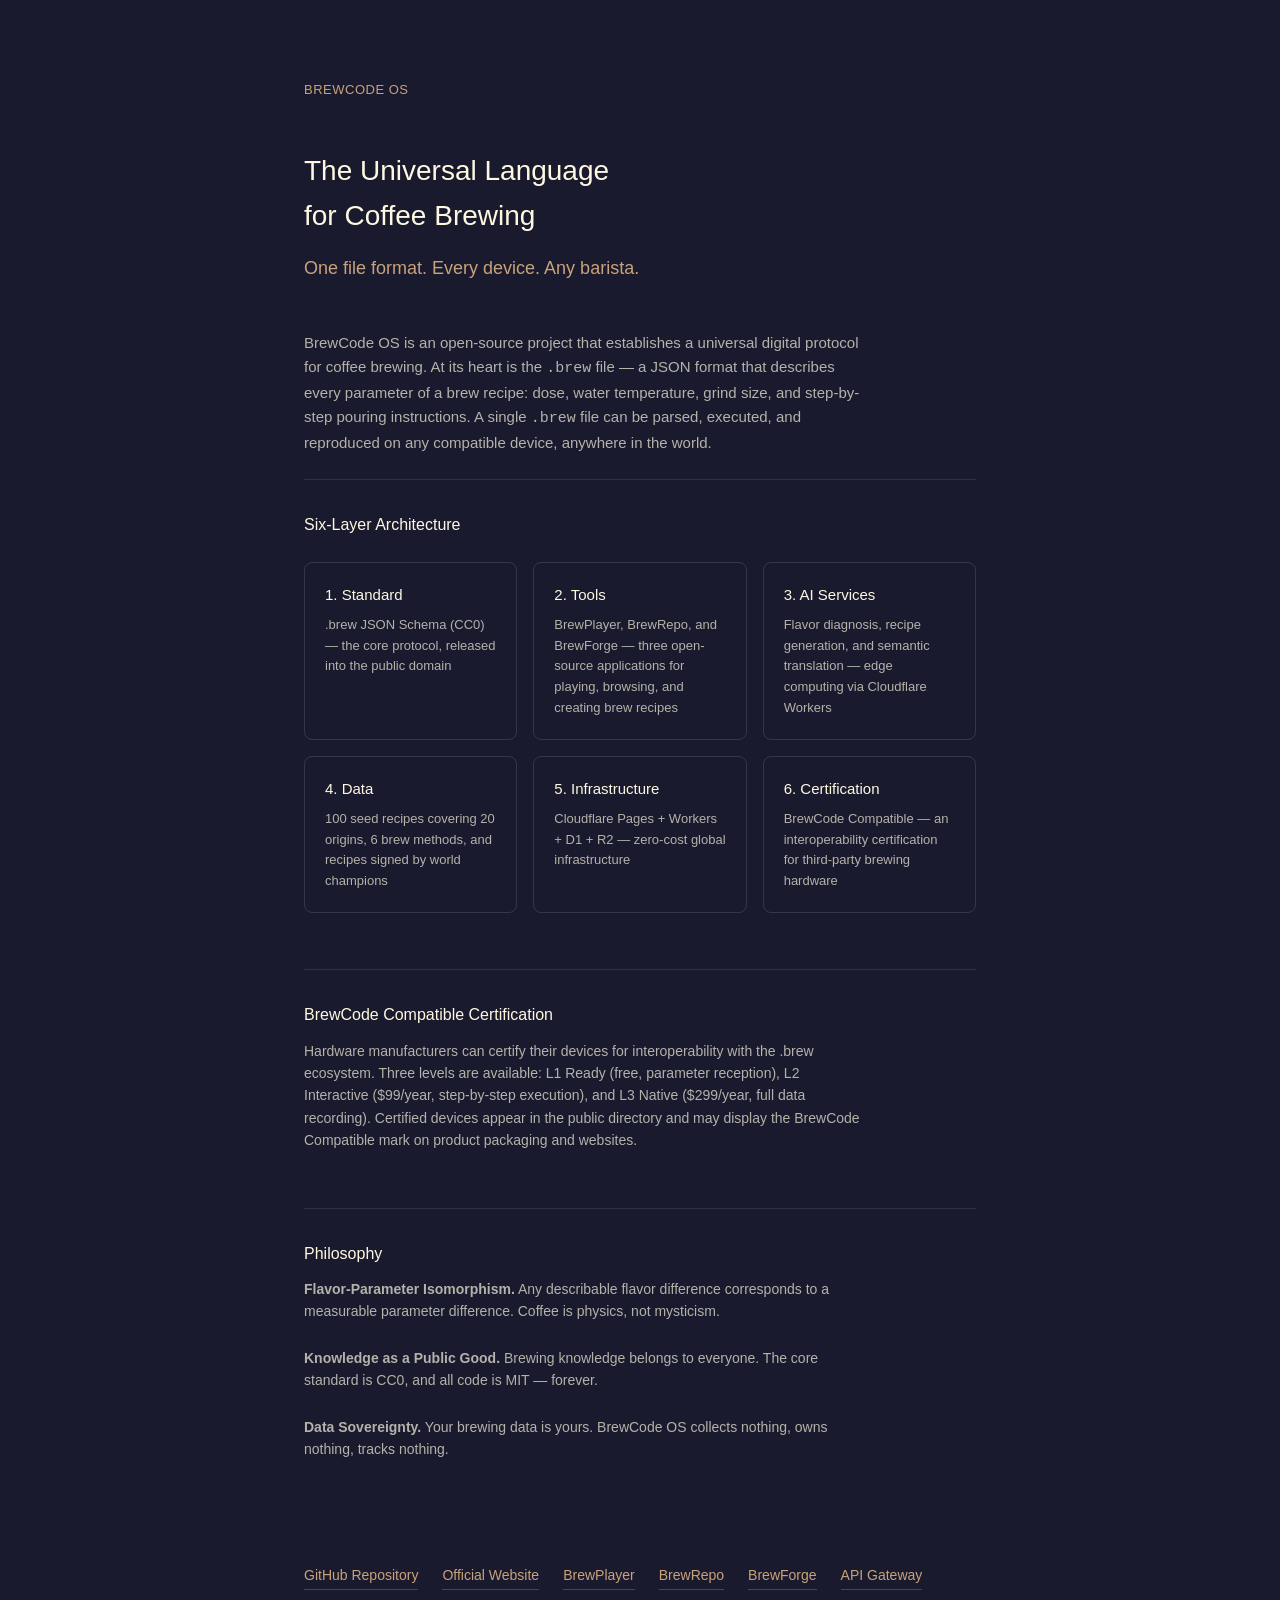
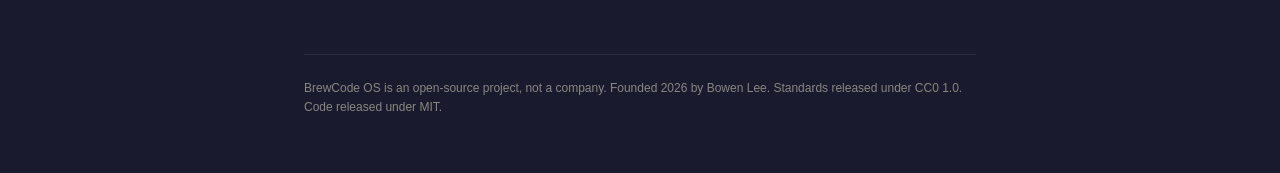
<file: index.html>
<!doctype html>
<html lang="en">
<head>
  <meta charset="UTF-8">
  <meta name="viewport" content="width=device-width, initial-scale=1.0">
  <title>BrewCode OS — The Universal Language for Coffee Brewing</title>
  <style>
    * { margin: 0; padding: 0; box-sizing: border-box; }
    html, body { height: 100%; background: #1a1a2e; color: #fff8e1; font-family: -apple-system, BlinkMacSystemFont, 'Segoe UI', sans-serif; line-height: 1.6; }
    .page { min-height: 100vh; max-width: 720px; margin: 0 auto; padding: 80px 24px 60px; }
    .logo { font-size: 13px; font-weight: 500; letter-spacing: 0.5px; color: #c8a27a; margin-bottom: 48px; text-transform: uppercase; }
    h1 { font-size: 28px; font-weight: 500; margin-bottom: 16px; }
    .tagline { font-size: 18px; color: #c8a27a; margin-bottom: 48px; }
    p { font-size: 15px; color: #b4b2a9; margin-bottom: 24px; max-width: 560px; }
    .section { border-top: 0.5px solid rgba(255,248,225,0.1); padding: 32px 0; }
    .section h2 { font-size: 16px; font-weight: 500; margin-bottom: 12px; }
    .section p { font-size: 14px; }
    .grid { display: grid; grid-template-columns: repeat(auto-fit, minmax(200px, 1fr)); gap: 16px; margin: 24px 0; }
    .card { border: 0.5px solid rgba(255,248,225,0.12); border-radius: 8px; padding: 20px; }
    .card h3 { font-size: 15px; font-weight: 500; margin-bottom: 8px; }
    .card p { font-size: 13px; margin-bottom: 0; }
    .links { margin-top: 48px; display: flex; gap: 24px; flex-wrap: wrap; }
    .links a { font-size: 14px; color: #c8a27a; text-decoration: none; border-bottom: 0.5px solid rgba(200,162,122,0.3); padding-bottom: 2px; }
    .links a:hover { border-bottom-color: #c8a27a; }
    footer { margin-top: 64px; padding-top: 24px; border-top: 0.5px solid rgba(255,248,225,0.08); font-size: 12px; color: #888780; }
  </style>
</head>
<body>
<div class="page">
  <div class="logo">BrewCode OS</div>

  <h1>The Universal Language<br>for Coffee Brewing</h1>
  <p class="tagline">One file format. Every device. Any barista.</p>

  <p>BrewCode OS is an open-source project that establishes a universal digital protocol for coffee brewing. At its heart is the <code>.brew</code> file — a JSON format that describes every parameter of a brew recipe: dose, water temperature, grind size, and step-by-step pouring instructions. A single <code>.brew</code> file can be parsed, executed, and reproduced on any compatible device, anywhere in the world.</p>

  <div class="section">
    <h2>Six-Layer Architecture</h2>
    <div class="grid">
      <div class="card">
        <h3>1. Standard</h3>
        <p>.brew JSON Schema (CC0) — the core protocol, released into the public domain</p>
      </div>
      <div class="card">
        <h3>2. Tools</h3>
        <p>BrewPlayer, BrewRepo, and BrewForge — three open-source applications for playing, browsing, and creating brew recipes</p>
      </div>
      <div class="card">
        <h3>3. AI Services</h3>
        <p>Flavor diagnosis, recipe generation, and semantic translation — edge computing via Cloudflare Workers</p>
      </div>
      <div class="card">
        <h3>4. Data</h3>
        <p>100 seed recipes covering 20 origins, 6 brew methods, and recipes signed by world champions</p>
      </div>
      <div class="card">
        <h3>5. Infrastructure</h3>
        <p>Cloudflare Pages + Workers + D1 + R2 — zero-cost global infrastructure</p>
      </div>
      <div class="card">
        <h3>6. Certification</h3>
        <p>BrewCode Compatible — an interoperability certification for third-party brewing hardware</p>
      </div>
    </div>
  </div>

  <div class="section">
    <h2>BrewCode Compatible Certification</h2>
    <p>Hardware manufacturers can certify their devices for interoperability with the .brew ecosystem. Three levels are available: L1 Ready (free, parameter reception), L2 Interactive ($99/year, step-by-step execution), and L3 Native ($299/year, full data recording). Certified devices appear in the public directory and may display the BrewCode Compatible mark on product packaging and websites.</p>
  </div>

  <div class="section">
    <h2>Philosophy</h2>
    <p><strong>Flavor-Parameter Isomorphism.</strong> Any describable flavor difference corresponds to a measurable parameter difference. Coffee is physics, not mysticism.</p>
    <p><strong>Knowledge as a Public Good.</strong> Brewing knowledge belongs to everyone. The core standard is CC0, and all code is MIT — forever.</p>
    <p><strong>Data Sovereignty.</strong> Your brewing data is yours. BrewCode OS collects nothing, owns nothing, tracks nothing.</p>
  </div>

  <div class="links">
    <a href="https://github.com/aidulibrary/brewcode-os">GitHub Repository</a>
    <a href="https://brewcode.礼字号.中国">Official Website</a>
    <a href="https://player.礼字号.中国">BrewPlayer</a>
    <a href="https://repo.礼字号.中国">BrewRepo</a>
    <a href="https://forge.礼字号.中国">BrewForge</a>
    <a href="https://api.礼字号.中国">API Gateway</a>
  </div>

  <footer>
    BrewCode OS is an open-source project, not a company. Founded 2026 by Bowen Lee. Standards released under CC0 1.0. Code released under MIT.
  </footer>
</div>
</body>
</html>
</file>
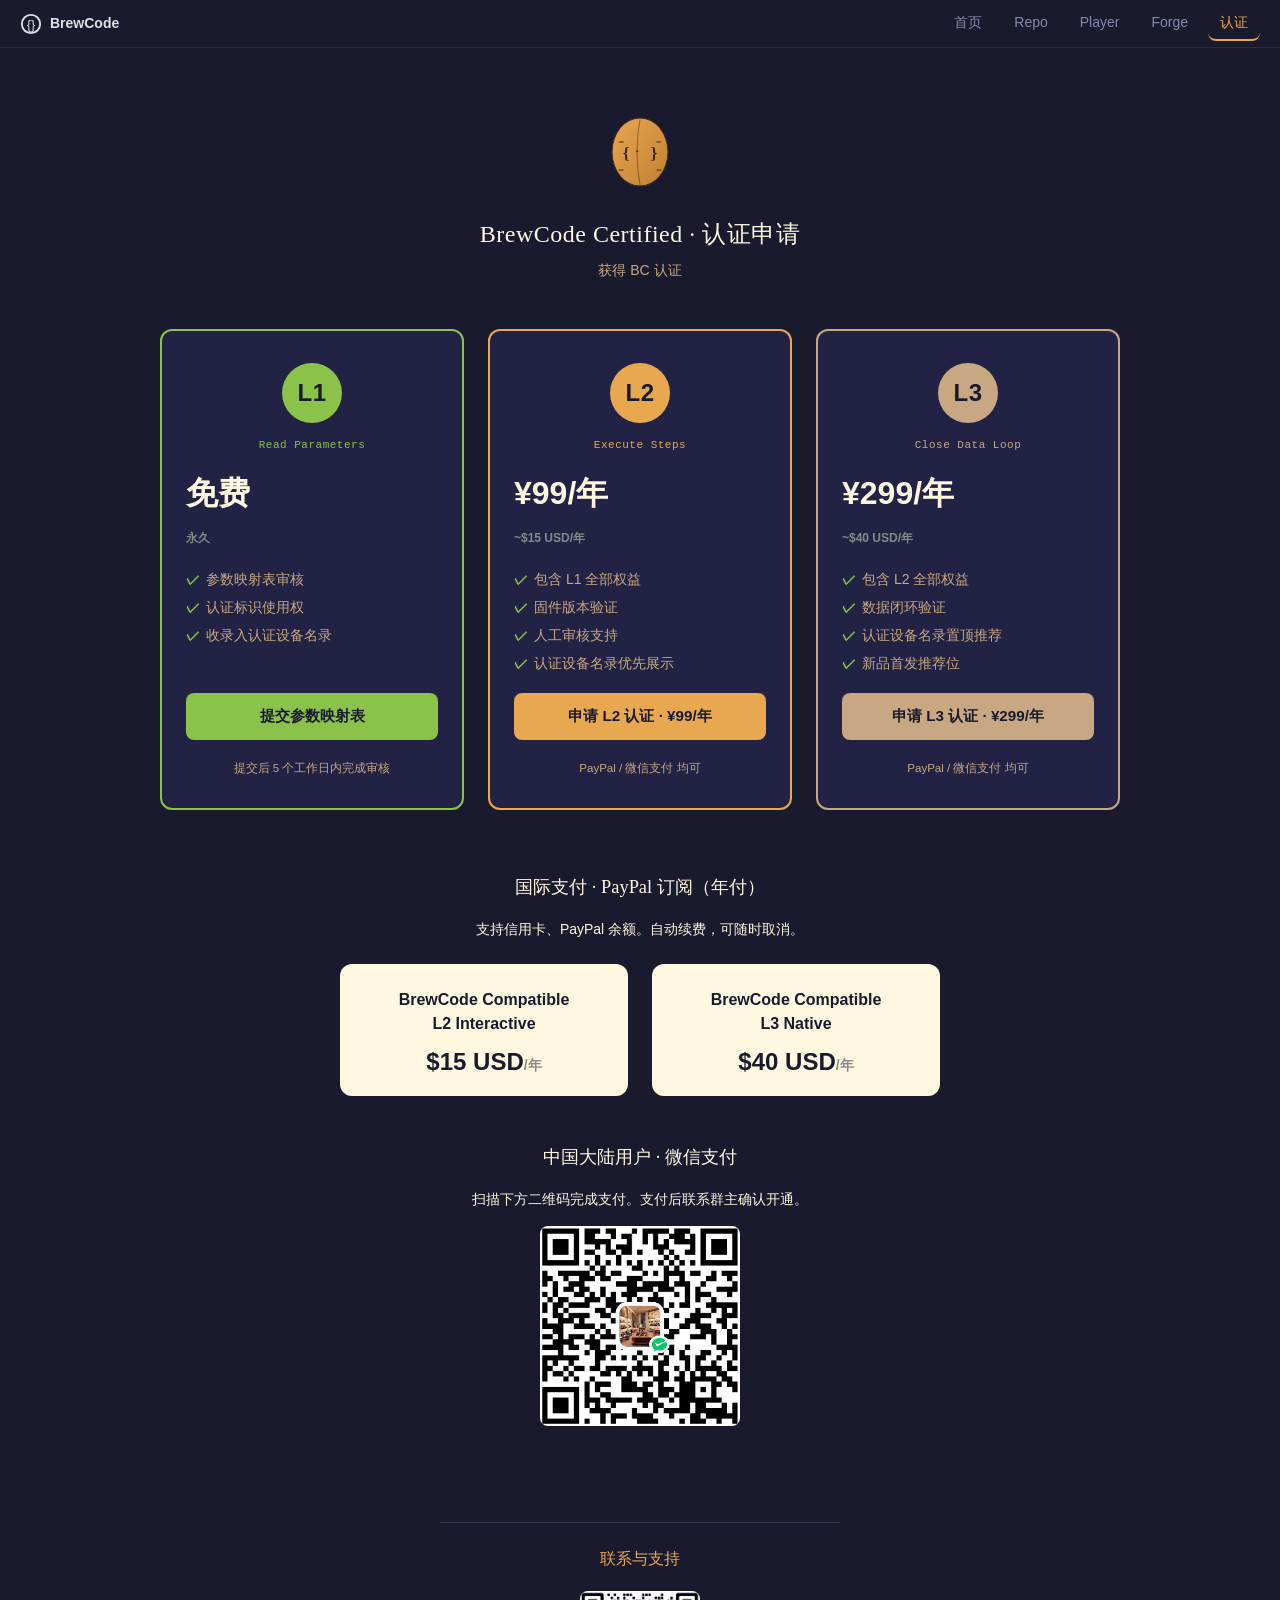
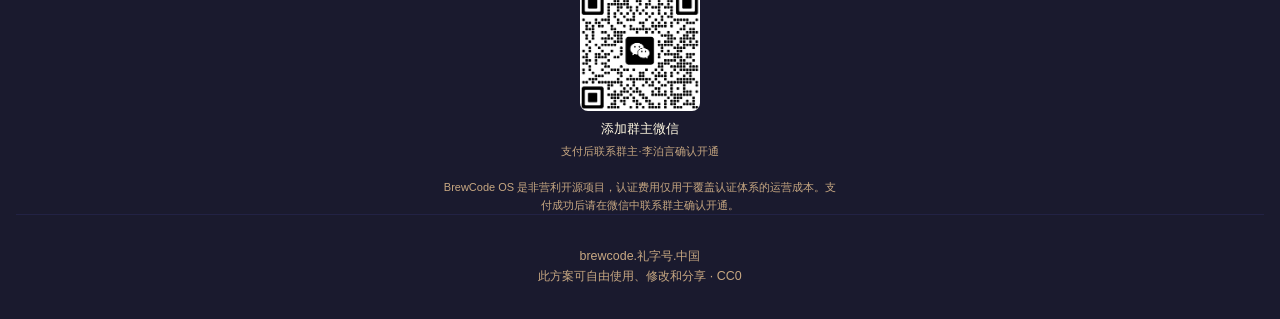
<file: packages/certifications/pricing.html>
<!doctype html>
<html lang="zh-CN">
  <head>
    <meta charset="UTF-8" />
    <meta name="viewport" content="width=device-width, initial-scale=1.0" />
    <meta name="theme-color" content="#1a1a2e" />
    <meta
      name="description"
      content="BrewCode Certified 认证申请 — 为您的咖啡设备申请硬件兼容认证"
    />
    <title>认证申请 — BrewCode Certified</title>

    <meta property="og:title" content="认证申请 — BrewCode Certified" />
    <meta property="og:type" content="website" />
    <meta property="og:url" content="https://compatible.礼字号.中国/pricing.html" />
    <meta
      property="og:image"
      content="https://raw.githubusercontent.com/aidulibrary/brewcode-os/main/packages/common/logo.svg"
    />
    <meta property="og:description" content="为您的咖啡设备申请 BrewCode Compatible 硬件兼容认证。" />
    <meta name="twitter:card" content="summary_large_image" />
    <style>
      * {
        margin: 0;
        padding: 0;
        box-sizing: border-box;
      }

      html {
        scroll-behavior: smooth;
      }

      html,
      body {
        height: 100%;
        background: #1a1a2e;
        color: #fff8e1;
        font-family: -apple-system, BlinkMacSystemFont, 'Segoe UI', sans-serif;
        font-size: 16px;
        line-height: 1.5;
        -webkit-tap-highlight-color: transparent;
      }

      .page {
        min-height: 100vh;
        display: flex;
        flex-direction: column;
        align-items: center;
        padding: 0 16px;
      }

      .logo {
        margin-top: 64px;
        margin-bottom: 24px;
      }

      .logo svg {
        width: 48px;
        height: 48px;
        display: block;
      }

      .title {
        font-family: Georgia, 'Noto Serif SC', serif;
        font-size: 1.5rem;
        font-weight: 400;
        color: #fff8e1;
        text-align: center;
        margin-bottom: 8px;
        letter-spacing: 0.5px;
      }

      .subtitle {
        font-size: 0.88rem;
        color: #c8a882;
        text-align: center;
        margin-bottom: 48px;
      }

      .cards {
        display: flex;
        gap: 24px;
        width: 100%;
        max-width: 960px;
        margin-bottom: 64px;
      }

      .card {
        flex: 1;
        min-width: 0;
        background: #222244;
        border-radius: 12px;
        border: 2px solid transparent;
        padding: 32px 24px;
        display: flex;
        flex-direction: column;
        gap: 20px;
      }

      .card-l1 {
        border-color: #8bc34a;
      }

      .card-l2 {
        border-color: #e8a850;
      }

      .card-l3 {
        border-color: #c8a882;
      }

      .card-price {
        font-size: 2rem;
        font-weight: 700;
        color: #fff8e1;
        line-height: 1.2;
      }

      .card-benefits {
        list-style: none;
        display: flex;
        flex-direction: column;
        gap: 8px;
        flex: 1;
      }

      .card-benefits li {
        font-size: 0.88rem;
        color: #c8a882;
        line-height: 1.4;
        padding-left: 20px;
        position: relative;
      }

      .card-benefits li::before {
        content: '✓';
        position: absolute;
        left: 0;
        color: #8bc34a;
        font-weight: 700;
      }

      .card-btn {
        display: block;
        width: 100%;
        padding: 12px 0;
        border: none;
        border-radius: 8px;
        font-size: 0.95rem;
        font-weight: 600;
        cursor: pointer;
        text-decoration: none;
        text-align: center;
        transition: opacity 0.15s;
      }

      .card-btn:active {
        opacity: 0.8;
      }

      .btn-l1 {
        background: #8bc34a;
        color: #1a1a2e;
      }

      .btn-l2 {
        background: #e8a850;
        color: #1a1a2e;
      }

      .btn-l3 {
        background: #c8a882;
        color: #1a1a2e;
      }

      .card-hint {
        font-size: 0.72rem;
        color: #c8a882;
        text-align: center;
        line-height: 1.4;
      }

      .card-badge-wrap {
        display: flex;
        flex-direction: column;
        align-items: center;
        gap: 8px;
      }

      .badge-circle {
        width: 60px;
        height: 60px;
        border-radius: 50%;
        display: flex;
        align-items: center;
        justify-content: center;
        font-family:
          -apple-system, BlinkMacSystemFont, 'Segoe UI', 'PingFang SC', 'Microsoft YaHei',
          sans-serif;
        font-size: 24px;
        font-weight: 700;
        color: #1a1a2e;
        letter-spacing: 0.5px;
      }

      .badge-core-value {
        font-family: 'JetBrains Mono', 'Cascadia Code', 'Consolas', monospace;
        font-size: 11px;
        font-weight: 500;
        letter-spacing: 0.5px;
        text-align: center;
        margin-top: 6px;
      }

      .badge-l1 {
        background: #8bc34a;
      }

      .badge-l2 {
        background: #e8a850;
      }

      .badge-l3 {
        background: #c8a882;
      }

      .payment-section {
        width: 100%;
        max-width: 600px;
        margin-bottom: 64px;
        text-align: center;
      }

      .payment-title {
        font-family: Georgia, 'Noto Serif SC', serif;
        font-size: 1.15rem;
        font-weight: 400;
        color: #fff8e1;
        margin-bottom: 16px;
      }

      .payment-desc {
        font-size: 0.875rem;
        color: #fff8e1;
        line-height: 1.6;
        margin-bottom: 16px;
      }

      .payment-receiver {
        font-size: 12px;
        color: #c8a882;
        text-align: center;
        margin-top: 12px;
      }

      .payment-notice {
        font-size: 11px;
        color: #c8a882;
        text-align: center;
        line-height: 1.6;
        max-width: 400px;
        margin: 0 auto;
      }

      .contact-section {
        margin-top: 32px;
        padding-top: 24px;
        border-top: 1px solid rgba(200, 168, 130, 0.2);
        text-align: center;
      }

      .contact-title {
        font-family: Georgia, 'Noto Serif SC', serif;
        font-size: 16px;
        color: #e8a850;
        margin-bottom: 20px;
      }

      .contact-codes {
        display: flex;
        justify-content: center;
        gap: 32px;
        margin-bottom: 20px;
      }

      .contact-code-item {
        text-align: center;
      }

      .contact-code-item img {
        border-radius: 8px;
        display: block;
        margin: 0 auto 8px;
      }

      .contact-code-label {
        font-size: 13px;
        color: #fff8e1;
        font-weight: 500;
        margin-bottom: 4px;
      }

      .contact-code-desc {
        font-size: 11px;
        color: #c8a882;
      }

      .qr-payment {
        width: 200px;
        height: 200px;
        margin: 0 auto;
        border-radius: 8px;
        display: block;
      }

      .footer {
        width: 100%;
        text-align: center;
        padding: 32px 0;
        margin-top: auto;
        border-top: 1px solid #222244;
        font-size: 0.78rem;
        color: #c8a882;
        line-height: 1.6;
      }

      @media (max-width: 767px) {
        .cards {
          flex-direction: column;
          gap: 16px;
        }

        .card {
          padding: 24px 20px;
        }

        .logo {
          margin-top: 40px;
        }

        .title {
          font-size: 1.25rem;
          margin-bottom: 32px;
        }
      }

      .bc-navbar {
        display: flex;
        align-items: center;
        gap: 16px;
        height: 48px;
        padding: 0 20px;
        background: #1a1a2e;
        color: #e0e0e8;
        border-bottom: 1px solid rgba(255, 255, 255, 0.08);
        font-size: 14px;
        position: sticky;
        top: 0;
        z-index: 1000;
        box-sizing: border-box;
        flex-wrap: nowrap;
      }

      .bc-navbar .bc-logo {
        display: flex;
        align-items: center;
        gap: 8px;
        text-decoration: none;
        color: #e0e0e8;
        flex-shrink: 0;
      }

      .bc-navbar .bc-logo svg {
        width: 22px;
        height: 22px;
      }

      .bc-navbar .bc-logo span {
        font-weight: 600;
      }

      .bc-navbar .bc-links {
        display: flex;
        gap: 8px;
        flex: 1;
        justify-content: flex-end;
      }

      .bc-navbar .bc-links a {
        color: #8888aa;
        text-decoration: none;
        padding: 6px 12px;
        border-radius: 8px;
        transition:
          color 0.2s,
          background 0.2s;
        white-space: nowrap;
      }

      .bc-navbar .bc-links a.active {
        color: #e8a850;
        border-bottom: 2px solid #e8a850;
      }

      .bc-navbar .bc-links a:hover {
        color: #e0e0e8;
        background: rgba(255, 255, 255, 0.05);
      }

      .bc-navbar .bc-hamburger {
        display: none;
        background: none;
        border: none;
        color: #e0e0e8;
        font-size: 20px;
        cursor: pointer;
      }

      @media (max-width: 640px) {
        .bc-navbar .bc-links {
          display: none;
          position: absolute;
          top: 48px;
          left: 0;
          right: 0;
          flex-direction: column;
          background: #1a1a2e;
          border-bottom: 1px solid rgba(255, 255, 255, 0.08);
          padding: 8px 0;
          z-index: 999;
        }

        .bc-navbar .bc-links.open {
          display: flex;
        }

        .bc-navbar .bc-hamburger {
          display: block;
        }
      }
    </style>
  </head>
  <body>
    <nav class="bc-navbar" id="bc-navbar">
      <a class="bc-logo" href="https://brewcode.礼字号.中国">
        <svg viewBox="0 0 24 24">
          <circle cx="12" cy="12" r="10" fill="none" stroke="currentColor" stroke-width="2" />
          <text x="12" y="17" text-anchor="middle" font-size="14" fill="currentColor">{}</text>
        </svg>
        <span>BrewCode</span>
      </a>
      <button class="bc-hamburger" id="bc-hamburger" aria-label="菜单">&#9776;</button>
      <div class="bc-links" id="bc-links">
        <a href="https://brewcode.礼字号.中国">首页</a>
        <a href="https://repo.礼字号.中国">Repo</a>
        <a href="https://player.礼字号.中国">Player</a>
        <a href="https://forge.礼字号.中国">Forge</a>
        <a href="https://compatible.礼字号.中国" class="active">认证</a>
      </div>
    </nav>
    <div class="page">
      <div class="logo">
        <img
          src="../common/logo.svg"
          alt="BrewCode-OS"
          style="width: 80px; height: auto; display: block; margin: 0 auto"
        />
      </div>

      <h1 class="title">BrewCode Certified · 认证申请</h1>
      <p class="subtitle">获得 BC 认证</p>

      <div class="cards">
        <div class="card card-l1">
          <div class="card-badge-wrap">
            <div class="badge-circle badge-l1">L1</div>
            <div class="badge-core-value" style="color: #8bc34a">Read Parameters</div>
          </div>
          <div class="card-price">免费<br><span style="font-size:12px;color:#888">永久</span></div>
          <ul class="card-benefits">
            <li>参数映射表审核</li>
            <li>认证标识使用权</li>
            <li>收录入认证设备名录</li>
          </ul>
          <a href="#" class="card-btn btn-l1" id="btn-l1">提交参数映射表</a>
          <div class="card-hint">提交后 5 个工作日内完成审核</div>
        </div>

        <div class="card card-l2">
          <div class="card-badge-wrap">
            <div class="badge-circle badge-l2">L2</div>
            <div class="badge-core-value" style="color: #e8a850">Execute Steps</div>
          </div>
          <div class="card-price">¥99/年<br><span style="font-size:12px;color:#888">~$15 USD/年</span></div>
          <ul class="card-benefits">
            <li>包含 L1 全部权益</li>
            <li>固件版本验证</li>
            <li>人工审核支持</li>
            <li>认证设备名录优先展示</li>
          </ul>
          <a href="#payment-section" class="card-btn btn-l2">申请 L2 认证 · ¥99/年</a>
          <div class="card-hint">PayPal / 微信支付 均可</div>
        </div>

        <div class="card card-l3">
          <div class="card-badge-wrap">
            <div class="badge-circle badge-l3">L3</div>
            <div class="badge-core-value" style="color: #c8a882">Close Data Loop</div>
          </div>
          <div class="card-price">¥299/年<br><span style="font-size:12px;color:#888">~$40 USD/年</span></div>
          <ul class="card-benefits">
            <li>包含 L2 全部权益</li>
            <li>数据闭环验证</li>
            <li>认证设备名录置顶推荐</li>
            <li>新品首发推荐位</li>
          </ul>
          <a href="#payment-section" class="card-btn btn-l3">申请 L3 认证 · ¥299/年</a>
          <div class="card-hint">PayPal / 微信支付 均可</div>
        </div>
      </div>

      <div class="payment-section" id="payment-section">
        <h2 class="payment-title">国际支付 · PayPal 订阅（年付）</h2>
        <p class="payment-desc">支持信用卡、PayPal 余额。自动续费，可随时取消。</p>

        <div style="display:flex; gap:24px; flex-wrap:wrap; justify-content:center; margin-top:24px">
          <div style="flex:1; min-width:280px; max-width:400px; background:#fff8e1; border-radius:12px; padding:24px 16px 8px; text-align:center">
            <h3 style="margin:0 0 8px; font-size:16px; color:#1a1a2e">BrewCode Compatible<br>L2 Interactive</h3>
            <p style="font-size:24px; font-weight:600; color:#1a1a2e; margin:8px 0">$15 USD<span style="font-size:14px;color:#888">/年</span></p>
            <div id="paypal-button-container-L2"></div>
          </div>
          <div style="flex:1; min-width:280px; max-width:400px; background:#fff8e1; border-radius:12px; padding:24px 16px 8px; text-align:center">
            <h3 style="margin:0 0 8px; font-size:16px; color:#1a1a2e">BrewCode Compatible<br>L3 Native</h3>
            <p style="font-size:24px; font-weight:600; color:#1a1a2e; margin:8px 0">$40 USD<span style="font-size:14px;color:#888">/年</span></p>
            <div id="paypal-button-container-L3"></div>
          </div>
        </div>

        <h2 class="payment-title" style="margin-top:48px">中国大陆用户 · 微信支付</h2>
        <p class="payment-desc">扫描下方二维码完成支付。支付后联系群主确认开通。</p>
        <img class="qr-payment" src="qrcode-wechat-payment.png" alt="微信收款码" />
      </div>

      <div class="contact-section">
        <p class="contact-title">联系与支持</p>
        <div class="contact-codes">
          <div class="contact-code-item">
            <img
              src="qrcode-wechat-personal.png"
              alt="个人微信"
              style="width: 120px; height: 120px"
            />
            <p class="contact-code-label">添加群主微信</p>
            <p class="contact-code-desc">支付后联系群主·李泊言确认开通</p>
          </div>
        </div>
        <p class="payment-notice">
          BrewCode OS 是非营利开源项目，认证费用仅用于覆盖认证体系的运营成本。支付成功后请在微信中联系群主确认开通。
        </p>
      </div>

      <div class="footer">
        brewcode.礼字号.中国<br />
        此方案可自由使用、修改和分享 · CC0
      </div>

      <div
        id="l1-toast"
        style="
          display: none;
          text-align: center;
          padding: 12px;
          color: #c8a882;
          font-size: 12px;
          margin-top: 8px;
        "
      >
        参数映射表提交流程即将上线，请先在微信群联系 李泊言 获取申请指引
      </div>
    </div>

    <script>
      (function () {
        var hamburger = document.querySelector('#bc-hamburger');
        var links = document.querySelector('#bc-links');
        links.querySelectorAll('a').forEach(function (link) {
          link.addEventListener('click', function () {
            links.classList.remove('open');
          });
        });
        hamburger.addEventListener('click', function () {
          links.classList.toggle('open');
        });
        document.addEventListener('click', function (e) {
          if (!e.target.closest('#bc-navbar')) {
            links.classList.remove('open');
          }
        });
      })();
    </script>
    <script>
      document.getElementById('btn-l1').addEventListener('click', function (e) {
        e.preventDefault();
        var toast = document.getElementById('l1-toast');
        toast.style.display = 'block';
        clearTimeout(this._toastTimer);
        this._toastTimer = setTimeout(function () {
          toast.style.display = 'none';
        }, 3000);
      });
    </script>
    <script src="https://www.paypal.com/sdk/js?client-id=AfIWZK9-Sn1vs2HpF71hNfZAPpkBUDkxBso3oRChrAmwM2q9BbASjmc7U-SppHkEJIo5yxzMmqBqjOv3&vault=true&intent=subscription" data-sdk-integration-source="button-factory"></script>
    <script>
      paypal.Buttons({
        style: { shape: 'rect', color: 'gold', layout: 'vertical', label: 'paypal' },
        createSubscription: function (d, a) { return a.subscription.create({ plan_id: 'P-2GR681421K7125543NJQY2TA' }); },
        onApprove: function (d) { alert('L2 subscription started: ' + d.subscriptionID); }
      }).render('#paypal-button-container-L2');
      paypal.Buttons({
        style: { shape: 'rect', color: 'gold', layout: 'vertical', label: 'paypal' },
        createSubscription: function (d, a) { return a.subscription.create({ plan_id: 'P-90E47668P0711963UNJQZ2TI' }); },
        onApprove: function (d) { alert('L3 subscription started: ' + d.subscriptionID); }
      }).render('#paypal-button-container-L3');
    </script>
  </body>
</html>
</file>
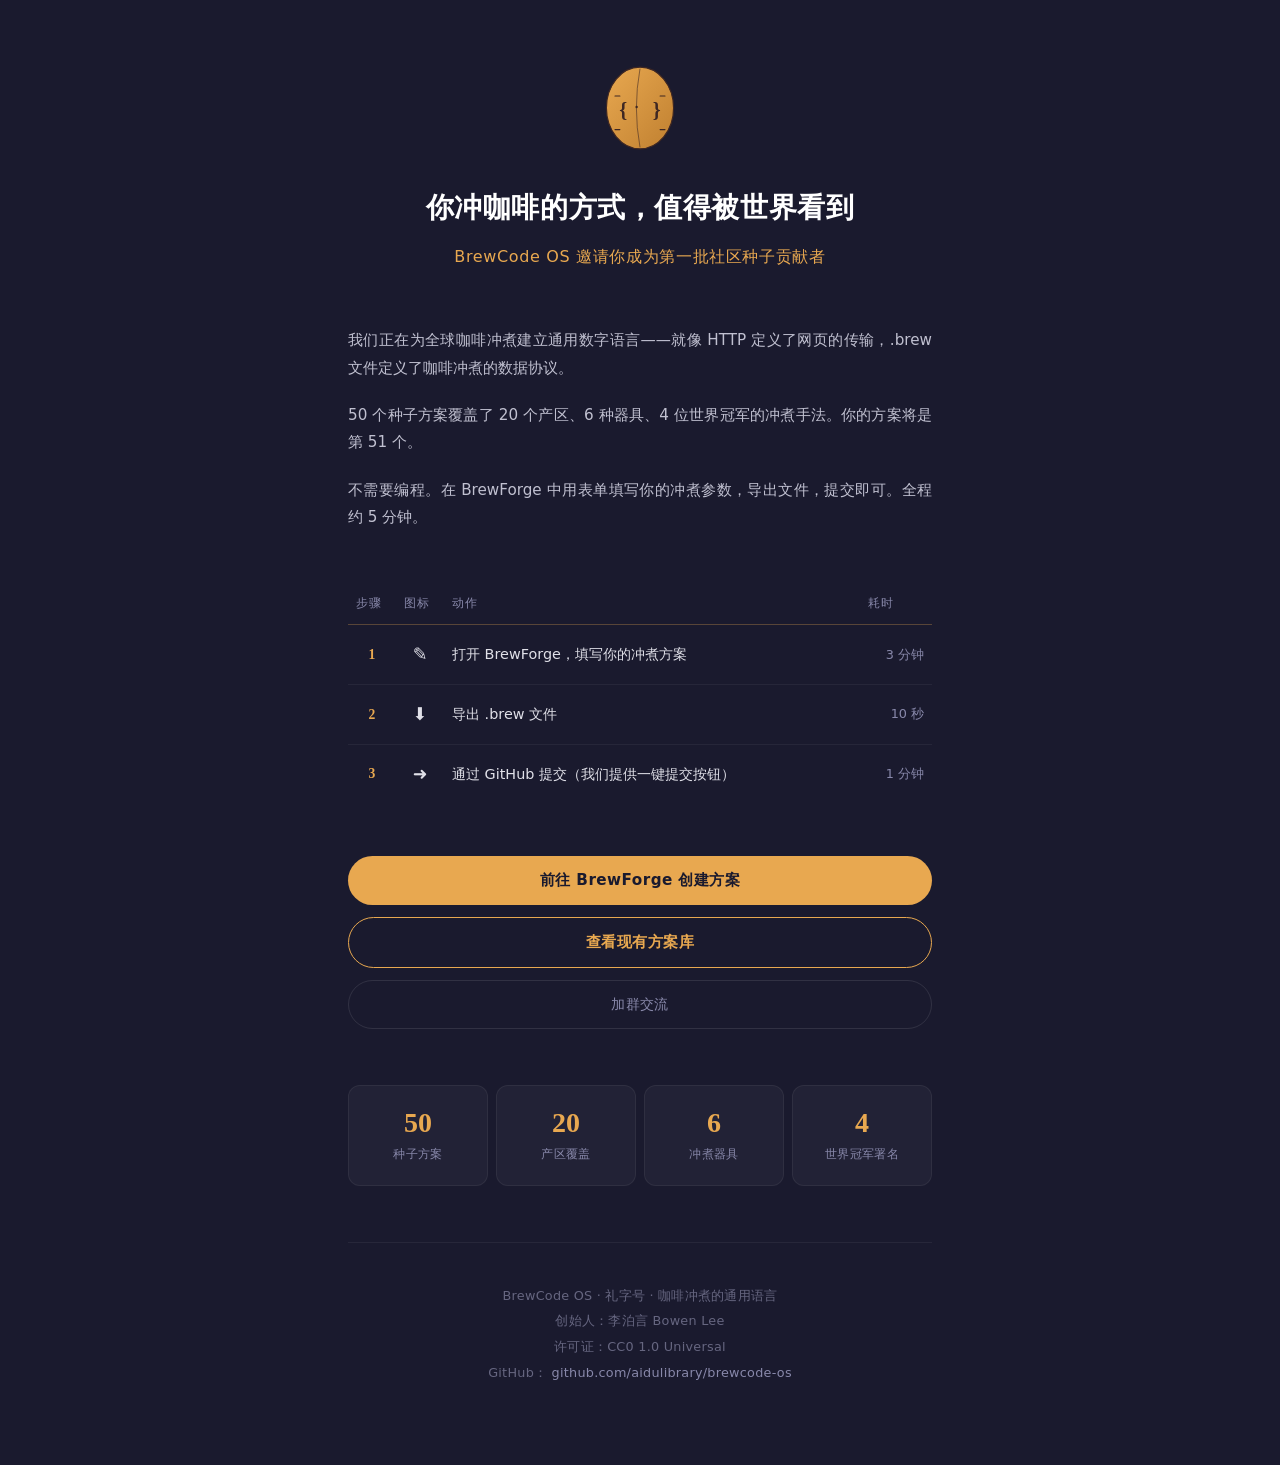
<file: packages/portal/invite.html>
<!doctype html>
<html lang="zh-CN">
  <head>
    <meta charset="UTF-8" />
    <meta name="viewport" content="width=device-width, initial-scale=1.0" />
    <meta name="theme-color" content="#1a1a2e" />
    <meta
      name="description"
      content="BrewCode OS 邀请你成为第一批社区种子贡献者。为全球咖啡冲煮建立通用数字语言。"
    />
    <title>BrewCode OS · 种子贡献者邀请</title>
    <link rel="stylesheet" href="invite.css" />
  </head>
  <body>
    <div class="invite-wrapper">
      <header class="hero">
        <svg
          class="hero-logo"
          xmlns="http://www.w3.org/2000/svg"
          viewBox="0 0 200 200"
          fill="none"
          aria-label="BrewCode OS"
        >
          <defs>
            <linearGradient id="ig" x1="0" y1="0" x2="1" y2="1">
              <stop offset="0%" stop-color="#E8A850" />
              <stop offset="100%" stop-color="#C08030" />
            </linearGradient>
          </defs>
          <ellipse
            cx="100"
            cy="100"
            rx="70"
            ry="85"
            fill="url(#ig)"
            stroke="#3E2723"
            stroke-width="2.5"
          />
          <path
            d="M100 18 Q85 100 100 182"
            stroke="#3E2723"
            stroke-width="2"
            fill="none"
            opacity="0.6"
          />
          <text
            x="65"
            y="118"
            font-family="Georgia,serif"
            font-size="42"
            font-weight="bold"
            fill="#3E2723"
            text-anchor="middle"
          >
            {
          </text>
          <text
            x="135"
            y="118"
            font-family="Georgia,serif"
            font-size="42"
            font-weight="bold"
            fill="#3E2723"
            text-anchor="middle"
          >
            }
          </text>
          <line
            x1="48"
            y1="75"
            x2="58"
            y2="75"
            stroke="#3E2723"
            stroke-width="2.5"
            stroke-linecap="round"
          />
          <line
            x1="48"
            y1="145"
            x2="58"
            y2="145"
            stroke="#3E2723"
            stroke-width="2.5"
            stroke-linecap="round"
          />
          <line
            x1="142"
            y1="75"
            x2="152"
            y2="75"
            stroke="#3E2723"
            stroke-width="2.5"
            stroke-linecap="round"
          />
          <line
            x1="142"
            y1="145"
            x2="152"
            y2="145"
            stroke="#3E2723"
            stroke-width="2.5"
            stroke-linecap="round"
          />
          <circle cx="93" cy="98" r="2.5" fill="#3E2723" />
        </svg>

        <h1 class="hero-title">你冲咖啡的方式，值得被世界看到</h1>
        <p class="hero-subtitle">BrewCode OS 邀请你成为第一批社区种子贡献者</p>
      </header>

      <section class="intro">
        <p class="intro-text">
          我们正在为全球咖啡冲煮建立通用数字语言——就像 HTTP 定义了网页的传输，.brew
          文件定义了咖啡冲煮的数据协议。
        </p>
        <p class="intro-text">
          50 个种子方案覆盖了 20 个产区、6 种器具、4 位世界冠军的冲煮手法。你的方案将是第 51 个。
        </p>
        <p class="intro-text">
          不需要编程。在 BrewForge 中用表单填写你的冲煮参数，导出文件，提交即可。全程约 5 分钟。
        </p>
      </section>

      <section class="steps">
        <table class="steps-table">
          <thead>
            <tr>
              <th class="col-step">步骤</th>
              <th class="col-icon">图标</th>
              <th class="col-action">动作</th>
              <th class="col-time">耗时</th>
            </tr>
          </thead>
          <tbody>
            <tr>
              <td class="col-step">1</td>
              <td class="col-icon">&#9998;</td>
              <td class="col-action">打开 BrewForge，填写你的冲煮方案</td>
              <td class="col-time">3 分钟</td>
            </tr>
            <tr>
              <td class="col-step">2</td>
              <td class="col-icon">&#11015;</td>
              <td class="col-action">导出 .brew 文件</td>
              <td class="col-time">10 秒</td>
            </tr>
            <tr>
              <td class="col-step">3</td>
              <td class="col-icon">&#10140;</td>
              <td class="col-action">通过 GitHub 提交（我们提供一键提交按钮）</td>
              <td class="col-time">1 分钟</td>
            </tr>
          </tbody>
        </table>
      </section>

      <section class="cta">
        <a class="btn btn-primary" href="https://forge.礼字号.中国" target="_blank" rel="noopener">
          前往 BrewForge 创建方案
        </a>
        <a class="btn btn-secondary" href="https://repo.礼字号.中国" target="_blank" rel="noopener">
          查看现有方案库
        </a>
        <a class="btn btn-ghost" href="https://github.com/aidulibrary/brewcode-os/discussions" target="_blank" rel="noopener">
          加群交流
        </a>
      </section>

      <section class="stats">
        <div class="stat-card">
          <span class="stat-number">50</span>
          <span class="stat-label">种子方案</span>
        </div>
        <div class="stat-card">
          <span class="stat-number">20</span>
          <span class="stat-label">产区覆盖</span>
        </div>
        <div class="stat-card">
          <span class="stat-number">6</span>
          <span class="stat-label">冲煮器具</span>
        </div>
        <div class="stat-card">
          <span class="stat-number">4</span>
          <span class="stat-label">世界冠军署名</span>
        </div>
      </section>

      <footer class="footer">
        <p class="footer-line">BrewCode OS · 礼字号 · 咖啡冲煮的通用语言</p>
        <p class="footer-line">创始人：李泊言 Bowen Lee</p>
        <p class="footer-line">许可证：CC0 1.0 Universal</p>
        <p class="footer-line">
          GitHub：
          <a href="https://github.com/aidulibrary/brewcode-os" target="_blank" rel="noopener"
            >github.com/aidulibrary/brewcode-os</a
          >
        </p>
      </footer>
    </div>
  </body>
</html>
</file>
<file: packages/portal/invite.css>
/*
 * BrewCode OS — 种子贡献者邀请海报
 * 杂志风极简主义，单栏布局，无 JavaScript
 * 适配微信内置浏览器
 */

/* ══════════════════════════════════════════════════════════
   Reset & Base
   ══════════════════════════════════════════════════════════ */

*,
*::before,
*::after {
  box-sizing: border-box;
  margin: 0;
  padding: 0;
}

html {
  font-size: 16px;
  -webkit-text-size-adjust: 100%;
  -webkit-font-smoothing: antialiased;
  -moz-osx-font-smoothing: grayscale;
}

body {
  background: #1a1a2e;
  color: #e0e0e8;
  font-family:
    'PingFang SC',
    'Microsoft YaHei',
    'Noto Sans SC',
    system-ui,
    -apple-system,
    sans-serif;
  line-height: 1.75;
  min-height: 100vh;
}

a {
  color: #e8a850;
  text-decoration: none;
}

/* ══════════════════════════════════════════════════════════
   Layout Wrapper
   ══════════════════════════════════════════════════════════ */

.invite-wrapper {
  max-width: 640px;
  margin: 0 auto;
  padding: 60px 28px 80px;
}

/* ══════════════════════════════════════════════════════════
   Hero Section
   ══════════════════════════════════════════════════════════ */

.hero {
  text-align: center;
  margin-bottom: 56px;
}

.hero-logo {
  width: 96px;
  height: 96px;
  display: block;
  margin: 0 auto 32px;
}

.hero-title {
  font-family: 'PingFang SC', 'Microsoft YaHei', 'Noto Serif SC', Georgia, serif;
  font-size: 1.75rem;
  font-weight: 700;
  line-height: 1.4;
  color: #ffffff;
  letter-spacing: 0.02em;
  margin-bottom: 16px;
}

.hero-subtitle {
  font-size: 1rem;
  color: #e8a850;
  font-weight: 400;
  letter-spacing: 0.04em;
}

/* ══════════════════════════════════════════════════════════
   Intro Section
   ══════════════════════════════════════════════════════════ */

.intro {
  margin-bottom: 52px;
}

.intro-text {
  font-size: 0.95rem;
  line-height: 1.8;
  color: #c0c0d0;
  margin-bottom: 20px;
  text-align: justify;
  text-justify: inter-word;
}

.intro-text:last-child {
  margin-bottom: 0;
}

/* ══════════════════════════════════════════════════════════
   Steps Table
   ══════════════════════════════════════════════════════════ */

.steps {
  margin-bottom: 52px;
}

.steps-table {
  width: 100%;
  border-collapse: collapse;
  font-size: 0.9rem;
}

.steps-table thead {
  border-bottom: 1px solid rgba(232, 168, 80, 0.3);
}

.steps-table th {
  text-align: left;
  padding: 10px 8px;
  font-weight: 500;
  font-size: 0.75rem;
  text-transform: uppercase;
  letter-spacing: 0.08em;
  color: #8888aa;
}

.steps-table td {
  padding: 14px 8px;
  vertical-align: middle;
  border-bottom: 1px solid rgba(255, 255, 255, 0.05);
}

.steps-table tbody tr:last-child td {
  border-bottom: none;
}

.col-step {
  width: 48px;
  font-size: 0.85rem;
  color: #e8a850;
  font-family: Georgia, 'Inter', serif;
  font-weight: 700;
  text-align: center;
}

.col-icon {
  width: 48px;
  text-align: center;
  font-size: 1.1rem;
}

.col-action {
  font-size: 0.9rem;
  color: #e0e0e8;
}

.col-time {
  width: 72px;
  text-align: right;
  font-size: 0.8rem;
  color: #8888aa;
  white-space: nowrap;
}

/* ══════════════════════════════════════════════════════════
   CTA Buttons
   ══════════════════════════════════════════════════════════ */

.cta {
  display: flex;
  flex-direction: column;
  gap: 12px;
  margin-bottom: 56px;
}

.btn {
  display: block;
  width: 100%;
  padding: 14px 24px;
  border-radius: 100px;
  font-size: 0.95rem;
  font-weight: 600;
  text-align: center;
  letter-spacing: 0.03em;
  line-height: 1.4;
  min-height: 48px;
  cursor: pointer;
  transition: none;
  font-family: inherit;
  border: none;
}

.btn-primary {
  background: #e8a850;
  color: #1a1a2e;
}

.btn-primary:hover {
  background: #d49840;
}

.btn-primary:active {
  background: #c08830;
}

.btn-secondary {
  background: transparent;
  color: #e8a850;
  border: 1.5px solid #e8a850;
}

.btn-secondary:hover {
  background: rgba(232, 168, 80, 0.08);
}

.btn-secondary:active {
  background: rgba(232, 168, 80, 0.15);
}

.btn-ghost {
  background: transparent;
  color: #8888aa;
  border: 1.5px solid rgba(255, 255, 255, 0.1);
  font-weight: 400;
  font-size: 0.85rem;
}

.btn-ghost:hover {
  color: #c0c0d0;
  border-color: rgba(255, 255, 255, 0.2);
}

.btn-ghost:active {
  color: #e0e0e8;
  border-color: rgba(255, 255, 255, 0.3);
}

/* ══════════════════════════════════════════════════════════
   Stats Cards
   ══════════════════════════════════════════════════════════ */

.stats {
  display: flex;
  flex-direction: row;
  gap: 8px;
  margin-bottom: 56px;
}

.stat-card {
  flex: 1;
  text-align: center;
  padding: 20px 8px;
  background: rgba(255, 255, 255, 0.04);
  border-radius: 12px;
  border: 1px solid rgba(255, 255, 255, 0.06);
}

.stat-number {
  display: block;
  font-family: Georgia, 'Inter', serif;
  font-size: 1.75rem;
  font-weight: 700;
  color: #e8a850;
  line-height: 1.2;
  margin-bottom: 4px;
}

.stat-label {
  display: block;
  font-size: 0.75rem;
  color: #8888aa;
  letter-spacing: 0.04em;
}

/* ══════════════════════════════════════════════════════════
   Footer
   ══════════════════════════════════════════════════════════ */

.footer {
  text-align: center;
  padding-top: 40px;
  border-top: 1px solid rgba(255, 255, 255, 0.06);
}

.footer-line {
  font-size: 0.8rem;
  color: #666680;
  line-height: 2;
  letter-spacing: 0.02em;
}

.footer-line a {
  color: #8888aa;
}

.footer-line a:hover {
  color: #e8a850;
}

/* ══════════════════════════════════════════════════════════
   Responsive — Mobile (WeChat in-app browser)
   ══════════════════════════════════════════════════════════ */

@media (max-width: 480px) {
  .invite-wrapper {
    padding: 40px 16px 60px;
    overflow-x: hidden;
  }

  .hero-logo {
    width: 72px;
    height: 72px;
    margin-bottom: 24px;
  }

  .hero-title {
    font-size: 1.4rem;
  }

  .hero-subtitle {
    font-size: 0.9rem;
  }

  .intro-text {
    font-size: 0.9rem;
    line-height: 1.75;
  }

  /* Steps: horizontal scroll wrapper for narrow viewports */
  .steps {
    overflow-x: auto;
    -webkit-overflow-scrolling: touch;
  }

  .steps-table {
    font-size: 0.82rem;
    min-width: 360px;
  }

  .steps-table th,
  .steps-table td {
    padding: 10px 4px;
  }

  .col-step,
  .col-icon {
    width: 36px;
  }

  .col-time {
    width: 56px;
  }

  /* Stats: 2x2 flex-wrap instead of 4-column flex */
  .stats {
    flex-wrap: wrap;
    gap: 8px;
  }

  .stat-card {
    flex: 0 0 calc(50% - 4px);
    padding: 16px 8px;
  }

  .stat-number {
    font-size: 1.4rem;
  }

  .stat-label {
    font-size: 0.7rem;
  }

  .btn {
    font-size: 0.88rem;
    padding: 12px 18px;
    min-height: 44px;
  }
}

@media (max-width: 360px) {
  .invite-wrapper {
    padding: 32px 12px 48px;
    overflow-x: hidden;
  }

  .hero-title {
    font-size: 1.25rem;
  }

  .hero-subtitle {
    font-size: 0.82rem;
  }

  .intro-text {
    font-size: 0.84rem;
  }

  .steps {
    overflow-x: auto;
    -webkit-overflow-scrolling: touch;
  }

  .steps-table {
    font-size: 0.78rem;
    min-width: 320px;
  }

  .col-action {
    font-size: 0.78rem;
  }

  .stats {
    flex-wrap: wrap;
    gap: 6px;
  }

  .stat-card {
    flex: 0 0 calc(50% - 3px);
  }

  .stat-number {
    font-size: 1.25rem;
  }

  .stat-label {
    font-size: 0.65rem;
  }
}

/* ══════════════════════════════════════════════════════════
   Print
   ══════════════════════════════════════════════════════════ */

@media print {
  body {
    background: #ffffff;
    color: #1a1a2e;
  }

  .btn-primary {
    background: #1a1a2e;
    color: #ffffff;
  }

  .btn-secondary {
    color: #1a1a2e;
    border-color: #1a1a2e;
  }
}
</file>
